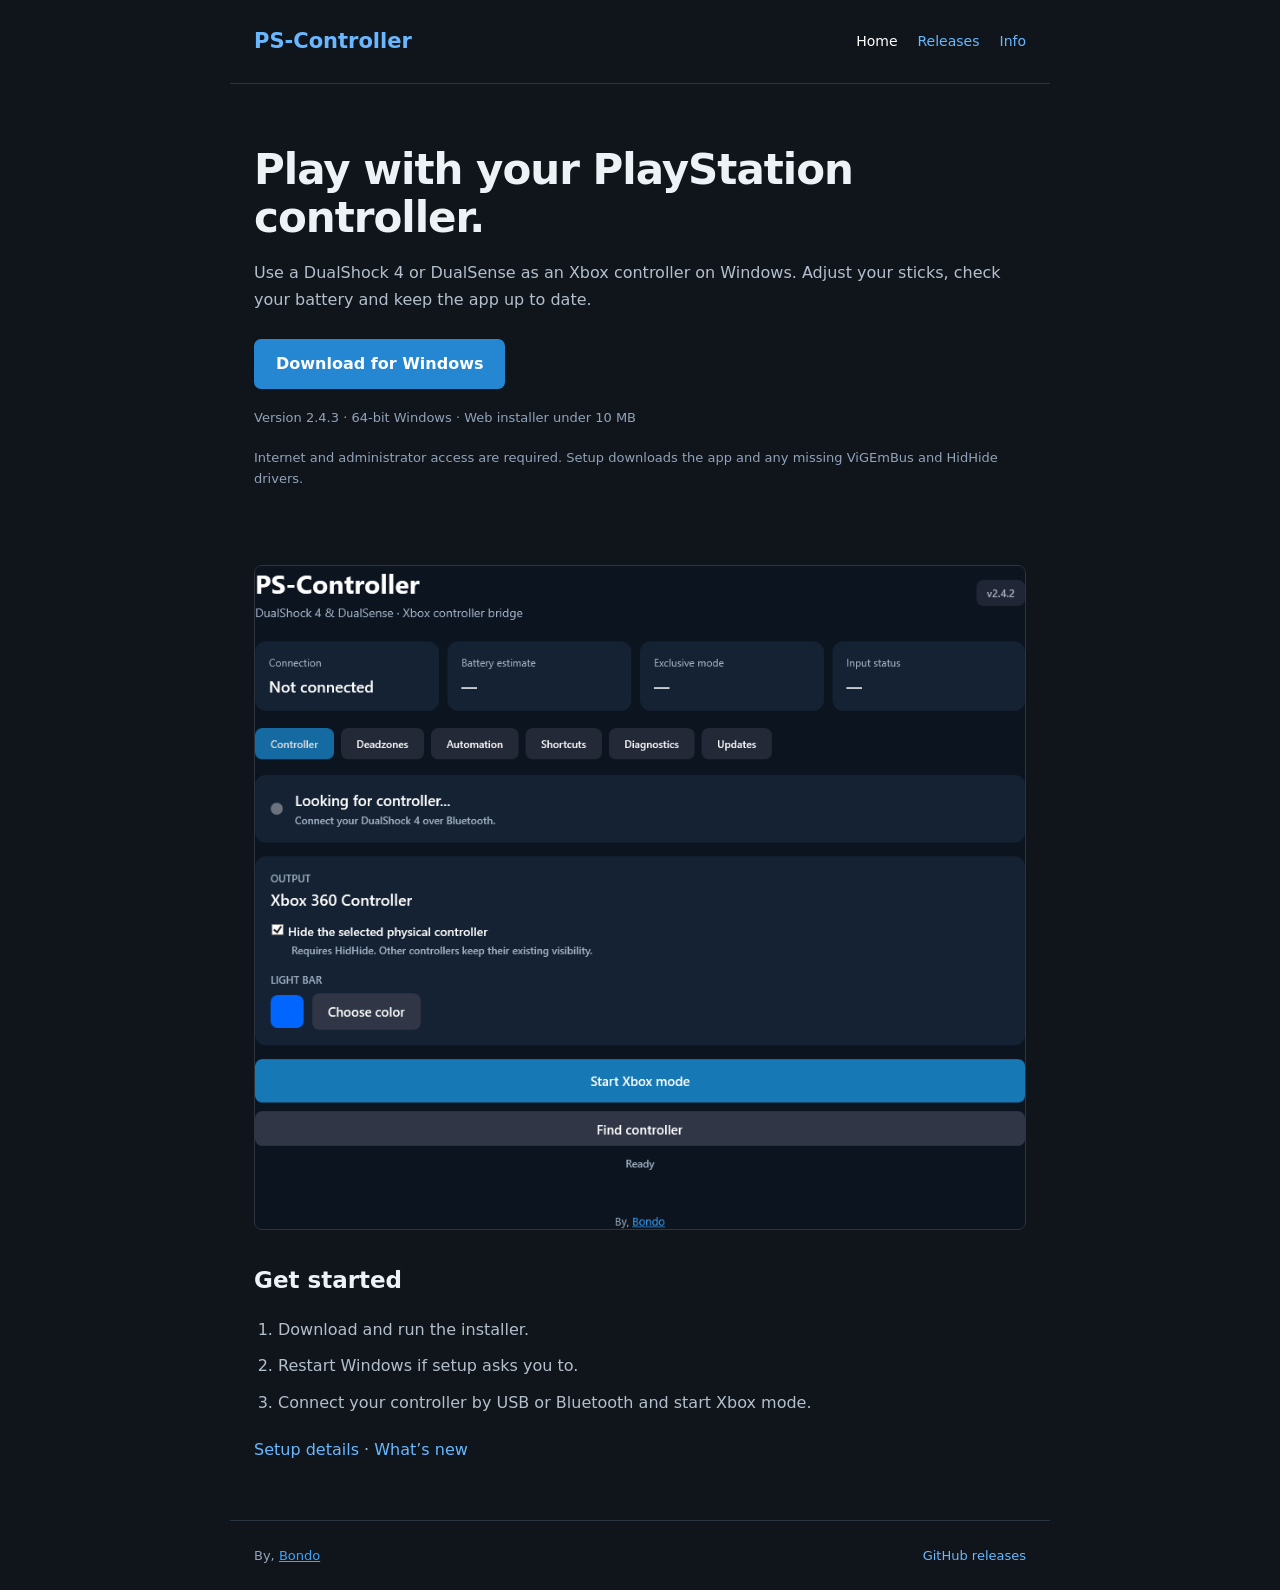
<file: index.html>
<!doctype html>
<html lang="en"><head><meta charset="utf-8"><meta name="viewport" content="width=device-width,initial-scale=1"><title>Home · PS-Controller</title><meta name="description" content="Use your DualShock 4 or DualSense as an Xbox controller on Windows. Download PS-Controller and get automatic updates."><link rel="stylesheet" href="style.css"></head>
<body><header><a class="brand" href="index.html">PS-Controller</a><nav><a href="index.html" aria-current="page">Home</a><a href="releases.html">Releases</a><a href="info.html">Info</a></nav></header><main><section class="intro"><h1>Play with your PlayStation controller.</h1><p>Use a DualShock 4 or DualSense as an Xbox controller on Windows. Adjust your sticks, check your battery and keep the app up to date.</p><a class="button download" href="https://github.com/BondoRL/PS4Controller/releases/latest">Download for Windows</a><p class="meta"><span class="version">Version 2.4.3</span> · 64-bit Windows · Web installer under 10 MB</p><p class="meta">Internet and administrator access are required. Setup downloads the app and any missing ViGEmBus and HidHide drivers.</p></section><img class="preview" src="app-preview.png" alt="PS-Controller app showing connection status and controller settings"><section><h2>Get started</h2><ol class="steps"><li>Download and run the installer.</li><li>Restart Windows if setup asks you to.</li><li>Connect your controller by USB or Bluetooth and start Xbox mode.</li></ol><p><a href="info.html">Setup details</a> · <a href="releases.html">What’s new</a></p></section></main><footer><span>By, <a class="credit" href="https://discord.com/invite/jfCxkr9FtF">Bondo</a></span><a href="https://github.com/BondoRL/PS4Controller/releases">GitHub releases</a></footer><script src="site.js" defer></script></body></html>
</file>
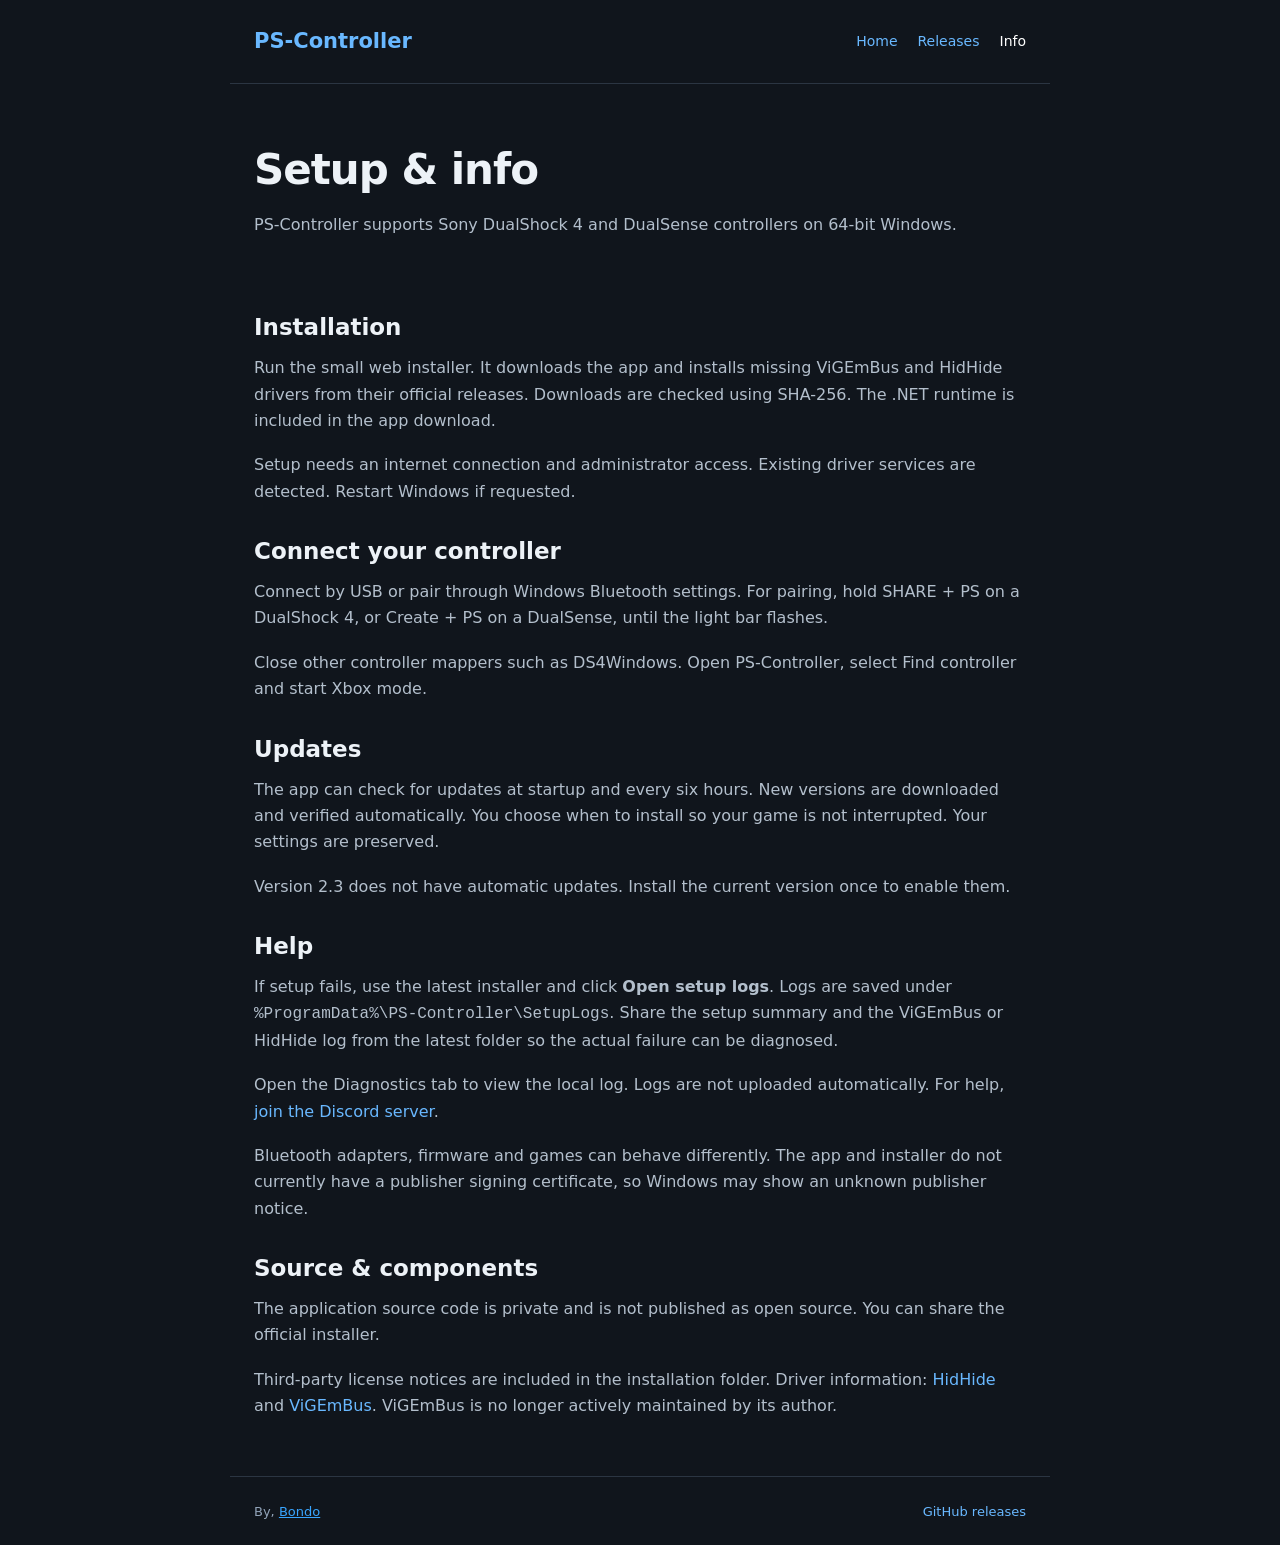
<file: info.html>
<!doctype html>
<html lang="en"><head><meta charset="utf-8"><meta name="viewport" content="width=device-width,initial-scale=1"><title>Info · PS-Controller</title><meta name="description" content="Use your DualShock 4 or DualSense as an Xbox controller on Windows. Download PS-Controller and get automatic updates."><link rel="stylesheet" href="style.css"></head>
<body><header><a class="brand" href="index.html">PS-Controller</a><nav><a href="index.html">Home</a><a href="releases.html">Releases</a><a href="info.html" aria-current="page">Info</a></nav></header><main><section class="intro"><h1>Setup &amp; info</h1><p>PS-Controller supports Sony DualShock 4 and DualSense controllers on 64-bit Windows.</p></section><section><h2>Installation</h2><p>Run the small web installer. It downloads the app and installs missing ViGEmBus and HidHide drivers from their official releases. Downloads are checked using SHA-256. The .NET runtime is included in the app download.</p><p>Setup needs an internet connection and administrator access. Existing driver services are detected. Restart Windows if requested.</p></section><section><h2>Connect your controller</h2><p>Connect by USB or pair through Windows Bluetooth settings. For pairing, hold SHARE + PS on a DualShock 4, or Create + PS on a DualSense, until the light bar flashes.</p><p>Close other controller mappers such as DS4Windows. Open PS-Controller, select Find controller and start Xbox mode.</p></section><section><h2>Updates</h2><p>The app can check for updates at startup and every six hours. New versions are downloaded and verified automatically. You choose when to install so your game is not interrupted. Your settings are preserved.</p><p>Version 2.3 does not have automatic updates. Install the current version once to enable them.</p></section><section><h2>Help</h2><p>If setup fails, use the latest installer and click <strong>Open setup logs</strong>. Logs are saved under <code>%ProgramData%\PS-Controller\SetupLogs</code>. Share the setup summary and the ViGEmBus or HidHide log from the latest folder so the actual failure can be diagnosed.</p><p>Open the Diagnostics tab to view the local log. Logs are not uploaded automatically. For help, <a href="https://discord.com/invite/jfCxkr9FtF">join the Discord server</a>.</p><p>Bluetooth adapters, firmware and games can behave differently. The app and installer do not currently have a publisher signing certificate, so Windows may show an unknown publisher notice.</p></section><section><h2>Source &amp; components</h2><p>The application source code is private and is not published as open source. You can share the official installer.</p><p>Third-party license notices are included in the installation folder. Driver information: <a href="https://docs.nefarius.at/projects/HidHide/">HidHide</a> and <a href="https://docs.nefarius.at/projects/ViGEm/">ViGEmBus</a>. ViGEmBus is no longer actively maintained by its author.</p></section></main><footer><span>By, <a class="credit" href="https://discord.com/invite/jfCxkr9FtF">Bondo</a></span><a href="https://github.com/BondoRL/PS4Controller/releases">GitHub releases</a></footer><script src="site.js" defer></script></body></html>
</file>
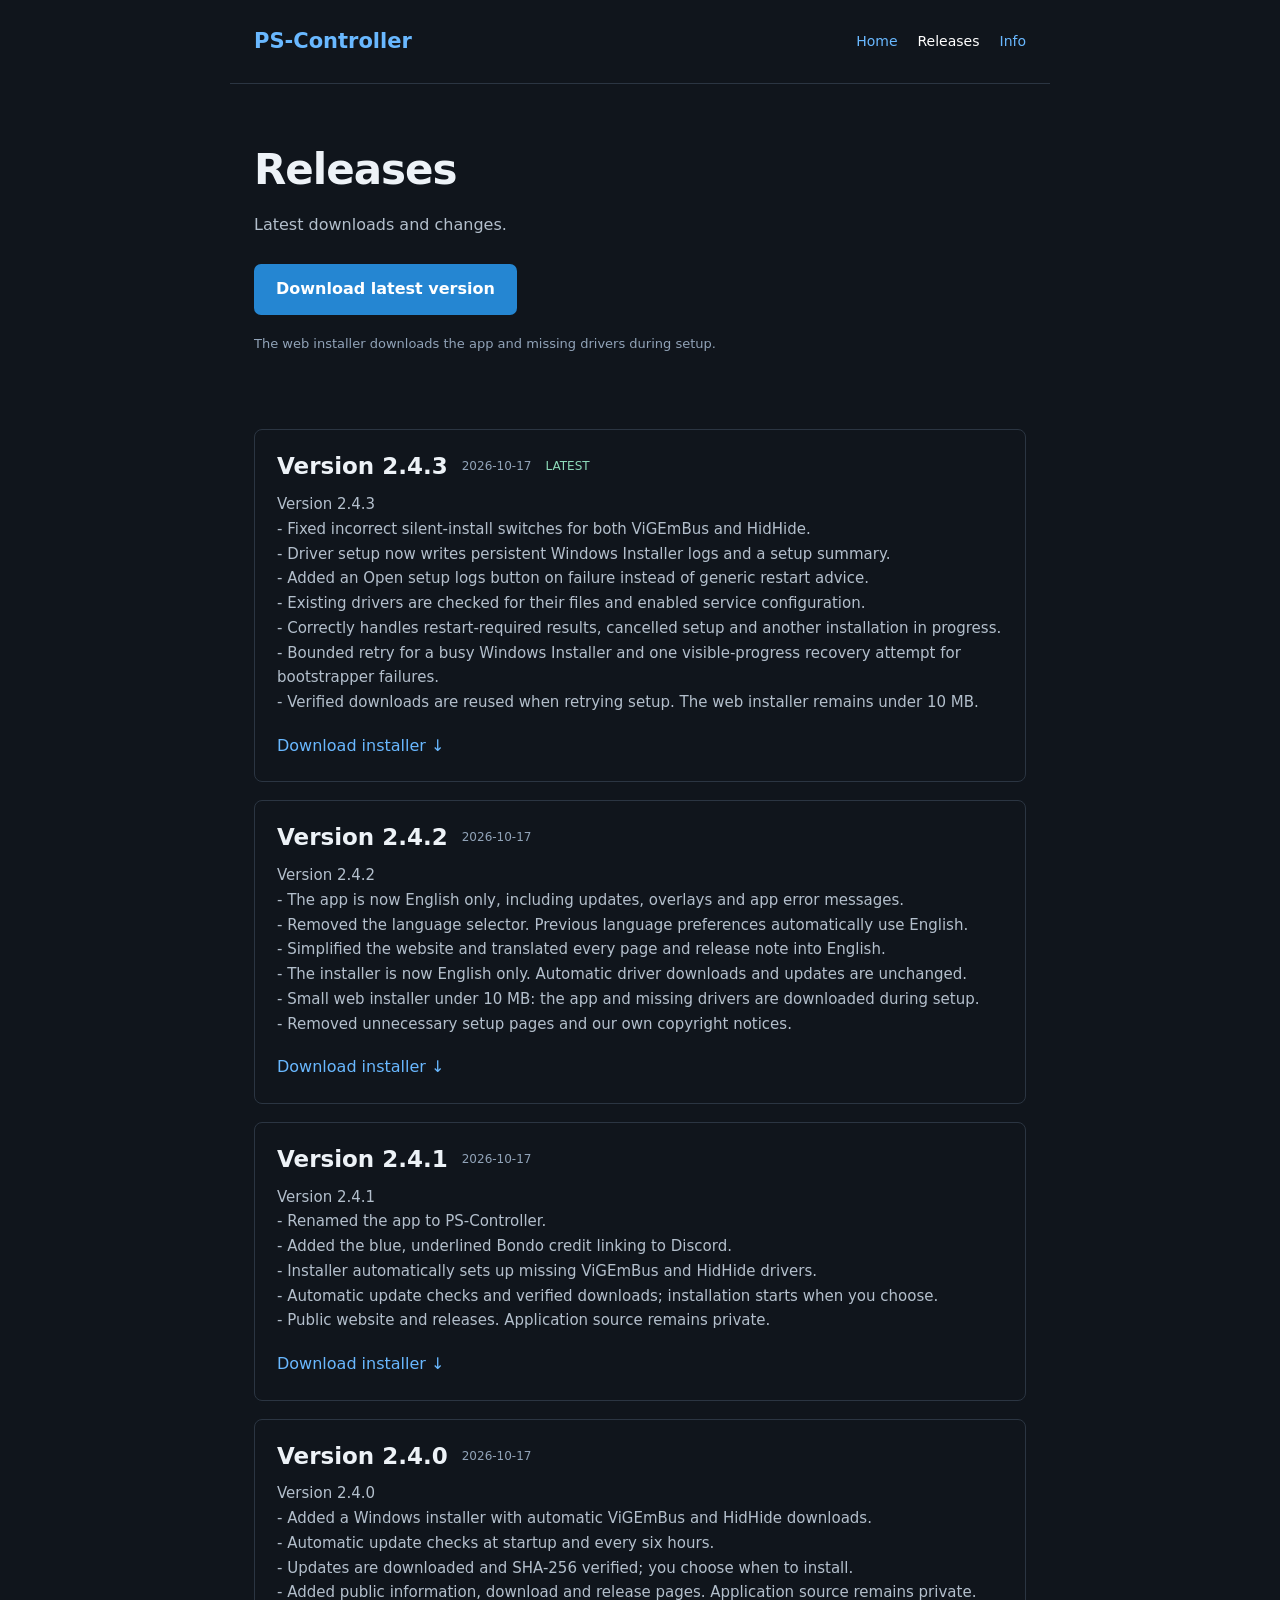
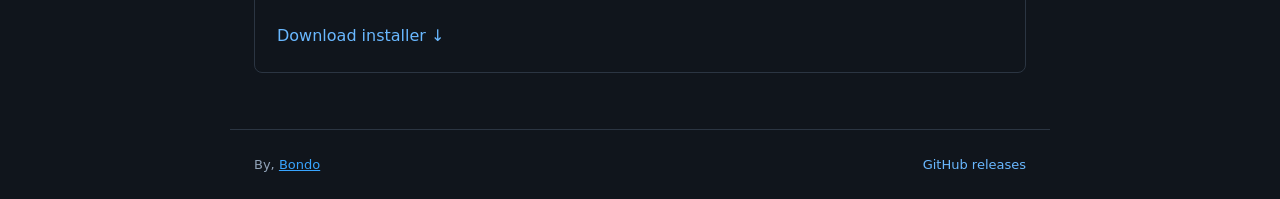
<file: releases.html>
<!doctype html>
<html lang="en"><head><meta charset="utf-8"><meta name="viewport" content="width=device-width,initial-scale=1"><title>Releases · PS-Controller</title><meta name="description" content="Use your DualShock 4 or DualSense as an Xbox controller on Windows. Download PS-Controller and get automatic updates."><link rel="stylesheet" href="style.css"></head>
<body><header><a class="brand" href="index.html">PS-Controller</a><nav><a href="index.html">Home</a><a href="releases.html" aria-current="page">Releases</a><a href="info.html">Info</a></nav></header><main><section class="intro"><h1>Releases</h1><p>Latest downloads and changes.</p><a class="button download" href="https://github.com/BondoRL/PS4Controller/releases/latest">Download latest version</a><p class="meta">The web installer downloads the app and missing drivers during setup.</p></section><section id="releases" aria-live="polite"><p>Loading releases… <a href="https://github.com/BondoRL/PS4Controller/releases">View on GitHub</a></p></section></main><footer><span>By, <a class="credit" href="https://discord.com/invite/jfCxkr9FtF">Bondo</a></span><a href="https://github.com/BondoRL/PS4Controller/releases">GitHub releases</a></footer><script src="site.js" defer></script></body></html>
</file>
<file: style.css>
*{box-sizing:border-box}body{margin:0;background:#10151c;color:#edf2f7;font:16px/1.65 system-ui,-apple-system,Segoe UI,sans-serif}header,main,footer{width:min(820px,100%);margin:auto;padding:24px}header{display:flex;justify-content:space-between;align-items:center;border-bottom:1px solid #2b3542}.brand{font-weight:700;font-size:21px}a{color:#69b8ff;text-decoration:none}a:hover{text-decoration:underline}nav{display:flex;gap:20px;font-size:14px}nav a[aria-current=page]{color:white}h1{font-size:42px;line-height:1.15;margin:0 0 18px;letter-spacing:-1px}h2{font-size:23px;line-height:1.3;margin:0 0 12px}p{color:#b3bfcc;margin:10px 0 18px}.intro{padding:38px 0 25px}.button{display:inline-block;background:#2586d2;color:white;border-radius:7px;padding:12px 22px;font-weight:600;text-decoration:none;margin:8px 0}.button:hover{background:#3499e8;text-decoration:none}.meta{font-size:13px;color:#91a3b8}.preview{display:block;width:100%;border:1px solid #2b3542;border-radius:8px;margin:20px 0 36px}section,article{margin:0 0 32px}.steps{padding-left:24px;color:#b3bfcc}.steps li{padding:5px 0}.release{border:1px solid #2b3542;border-radius:8px;padding:22px;margin-bottom:18px}.release p{white-space:pre-line;font-size:15px}.release-head{display:flex;gap:14px;align-items:center;flex-wrap:wrap}.release-head h2{margin:0}.small,.pill{font-size:12px;color:#91a3b8}.pill{color:#8ddbb9}footer{border-top:1px solid #2b3542;display:flex;justify-content:space-between;color:#91a3b8;font-size:13px}.credit{text-decoration:underline;color:#38a5ff}@media(max-width:540px){header{align-items:flex-start;gap:18px;flex-direction:column}h1{font-size:34px}nav{gap:22px}footer{gap:12px;flex-wrap:wrap}}
</file>
